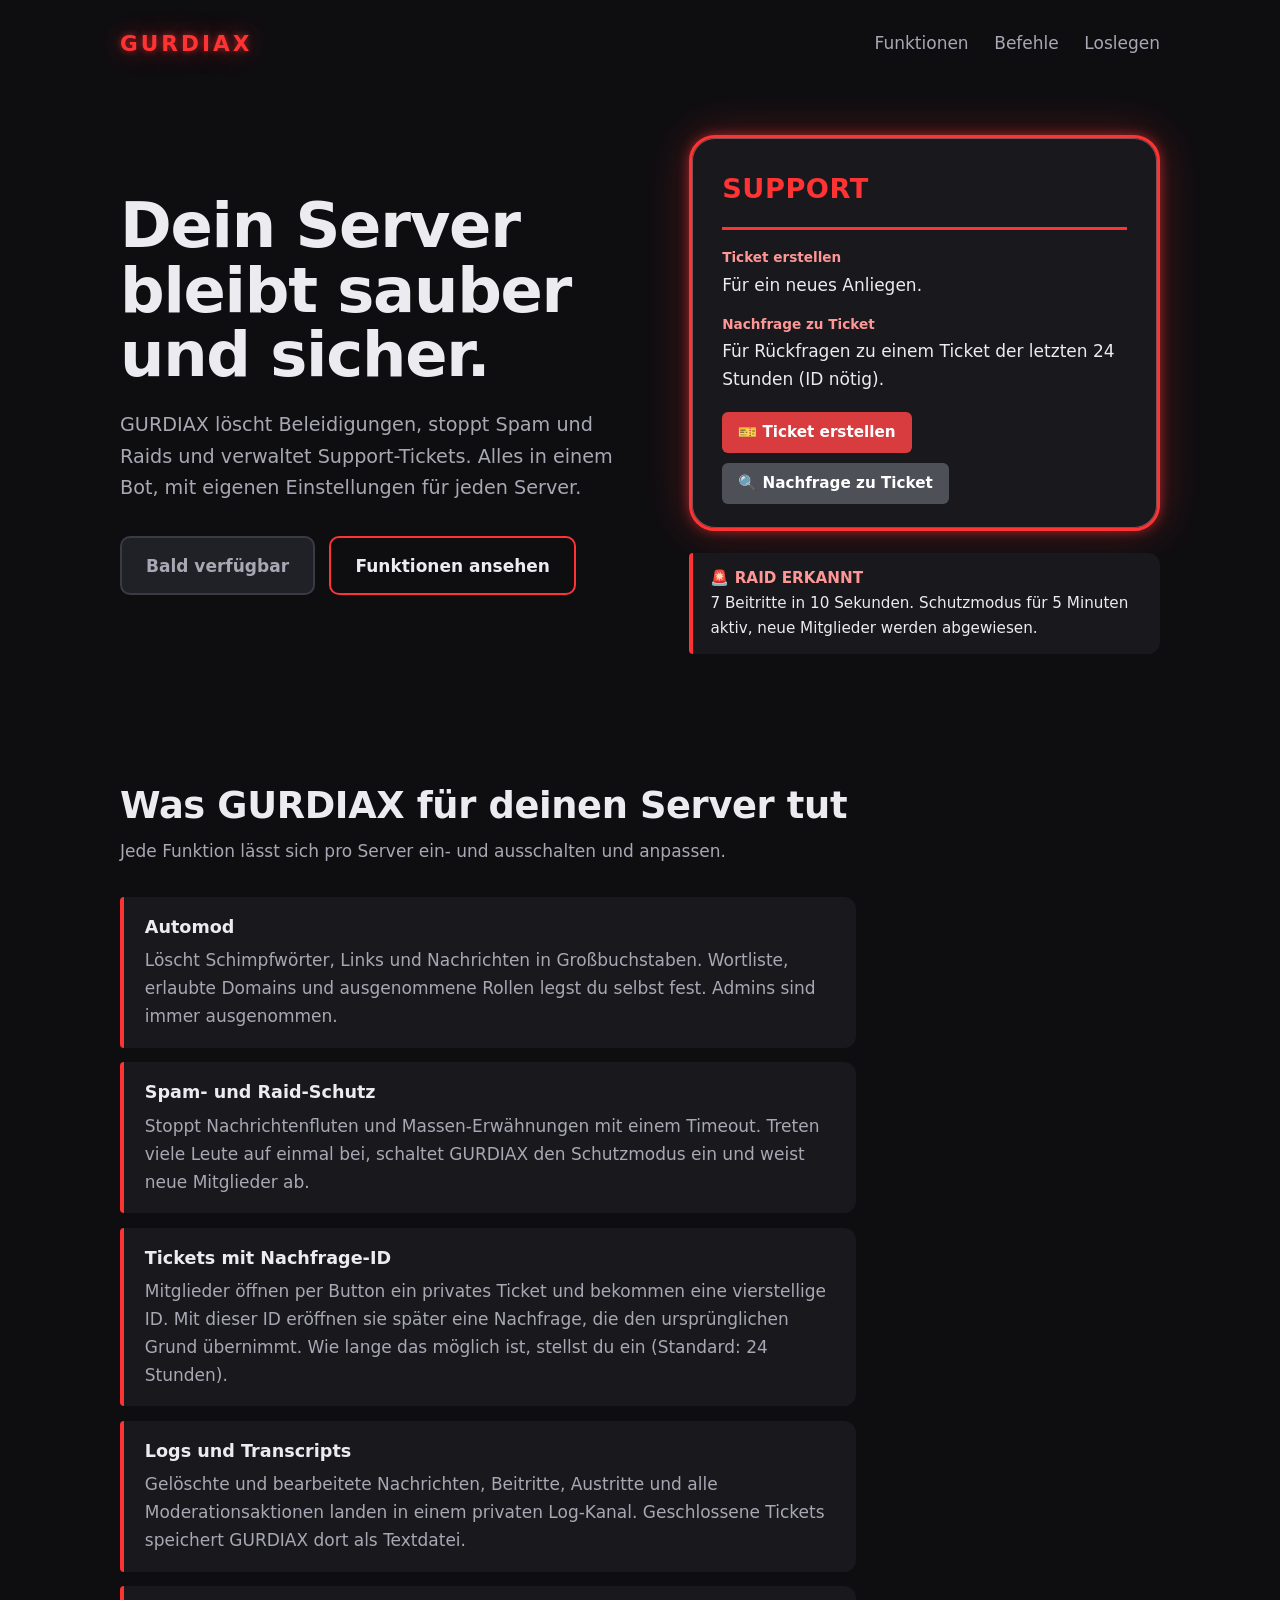
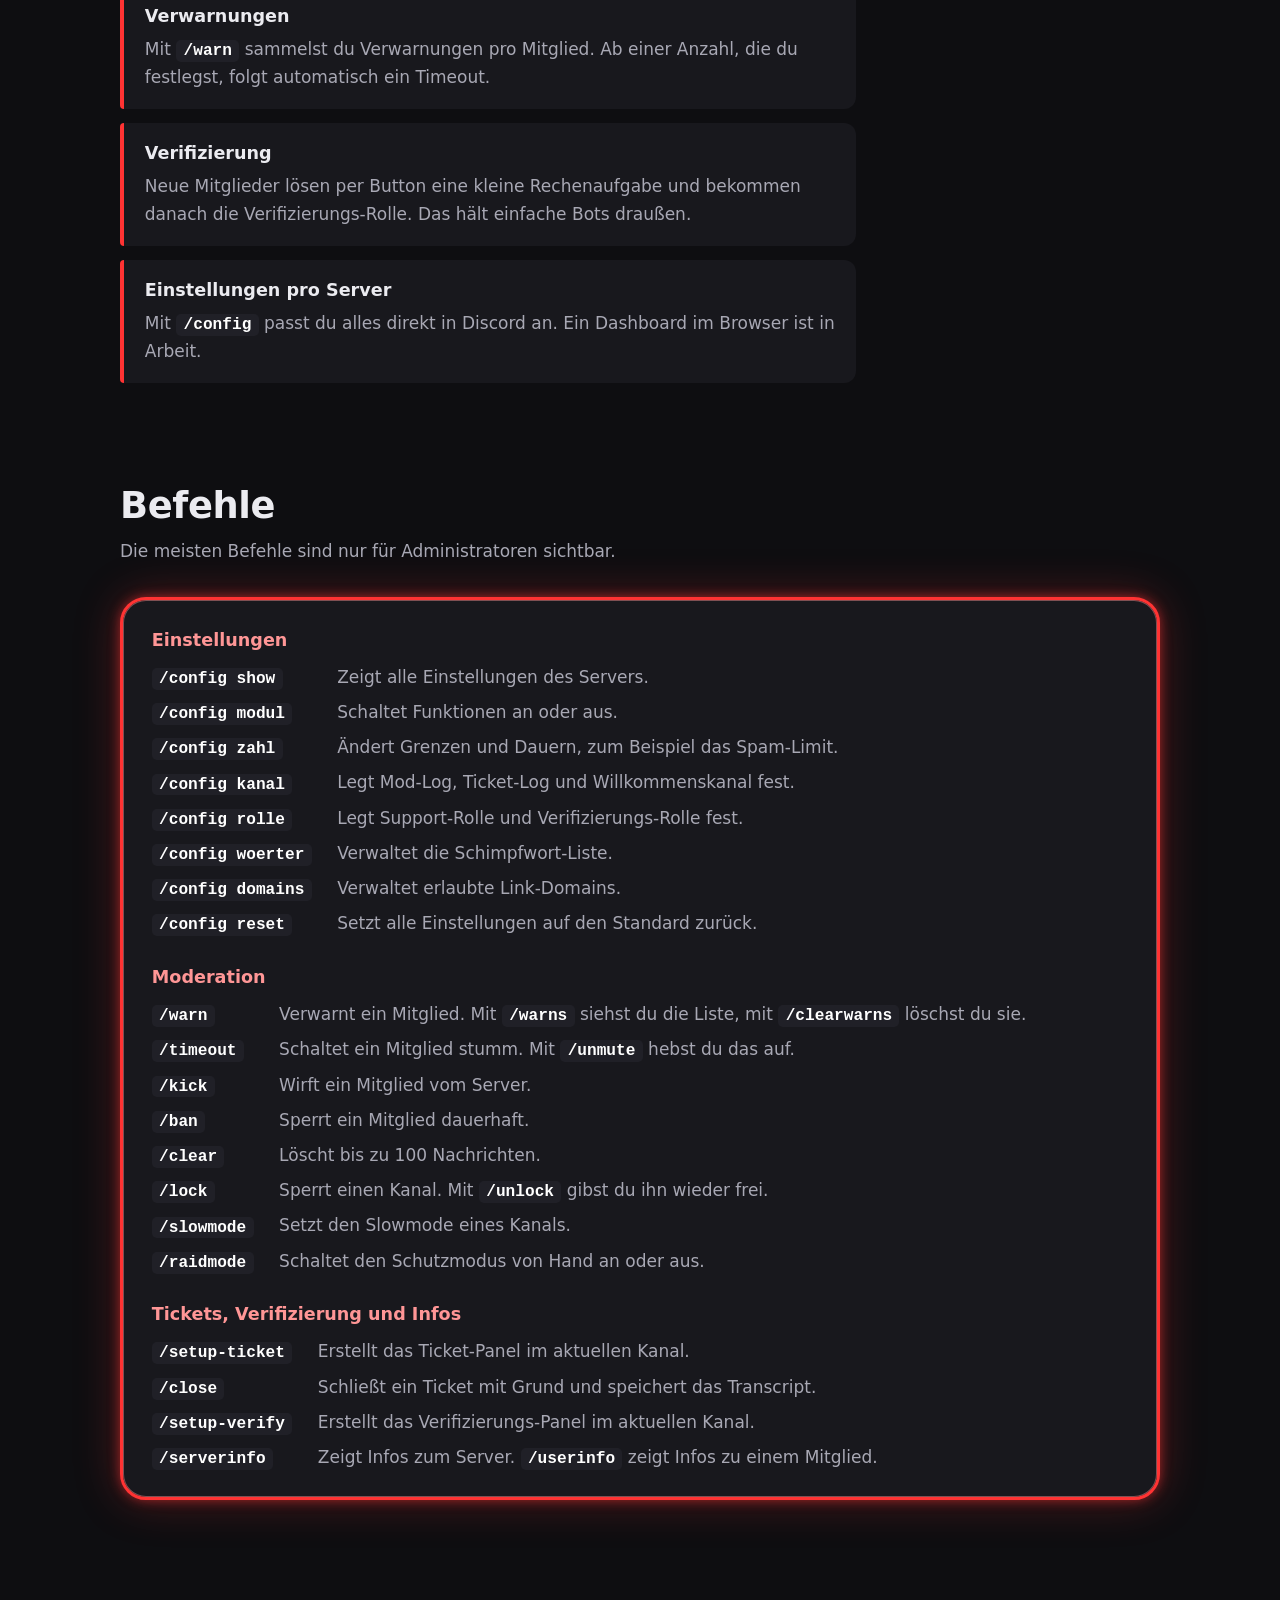
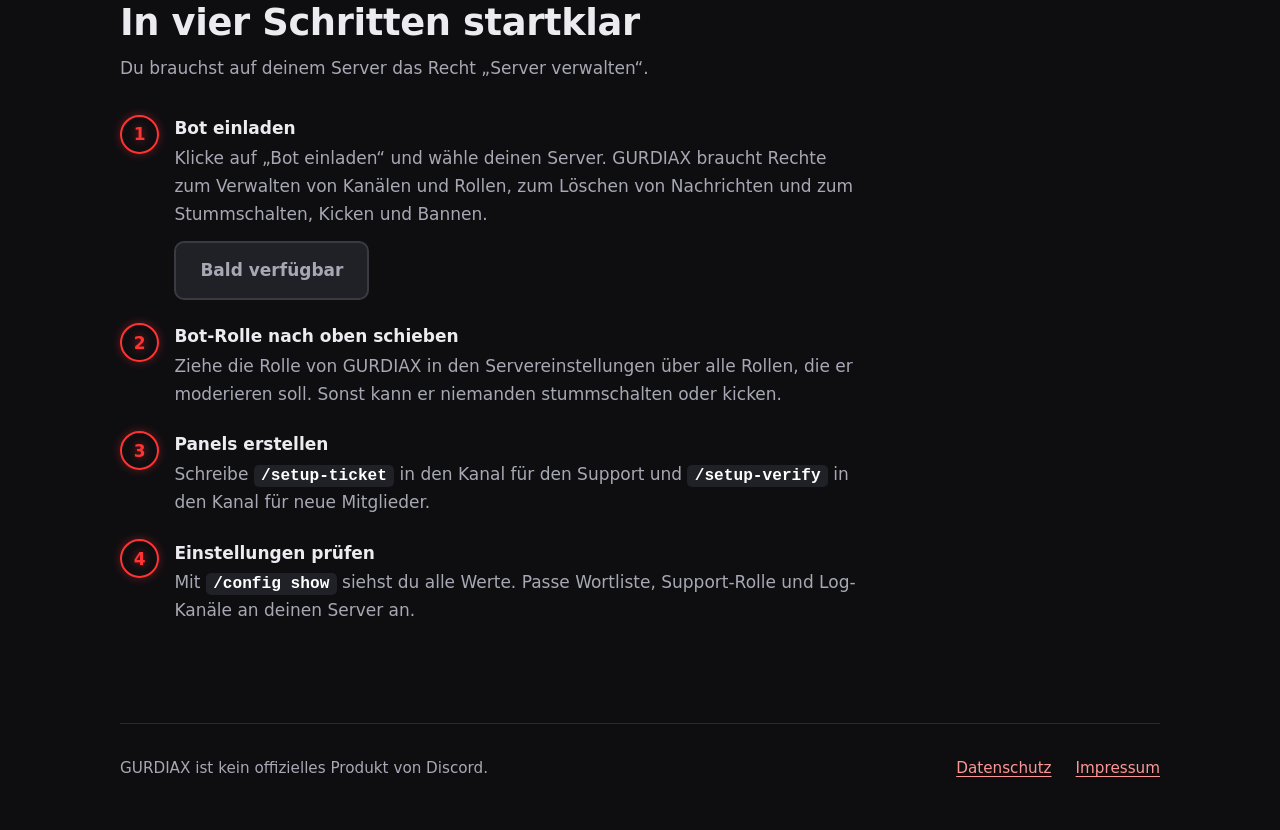
<file: index.html>
<!DOCTYPE html>
<html lang="de">
<head>
  <meta charset="utf-8">
  <meta name="viewport" content="width=device-width, initial-scale=1">
  <title>GURDIAX – Discord-Bot gegen Beleidigungen, Spam und Raids</title>
  <meta name="description" content="GURDIAX schützt deinen Discord-Server vor Beleidigungen, Spam und Raids und verwaltet Support-Tickets.">
  <meta name="theme-color" content="#0e0e11">
  <link rel="icon" href="data:image/svg+xml,%3Csvg xmlns='http://www.w3.org/2000/svg' viewBox='0 0 100 100'%3E%3Ctext y='.9em' font-size='90'%3E%F0%9F%9B%A1%EF%B8%8F%3C/text%3E%3C/svg%3E">
  <link rel="stylesheet" href="style.css">
</head>
<body>
  <a class="skip" href="#inhalt">Zum Inhalt springen</a>

  <div class="wrap">
    <header class="top">
      <a class="mark" href="#">GURDIAX</a>
      <nav aria-label="Hauptmenü">
        <a href="#funktionen">Funktionen</a>
        <a href="#befehle">Befehle</a>
        <a href="#start">Loslegen</a>
      </nav>
    </header>

    <main id="inhalt">
      <!-- ── Hero ── -->
      <div class="hero">
        <div>
          <h1>Dein Server bleibt sauber und sicher.</h1>
          <p class="lead">GURDIAX löscht Beleidigungen, stoppt Spam und Raids und verwaltet Support-Tickets. Alles in einem Bot, mit eigenen Einstellungen für jeden Server.</p>
          <div class="actions">
            <a class="btn btn-primary" data-invite href="#start">Bot einladen</a>
            <a class="btn btn-ghost" href="#funktionen">Funktionen ansehen</a>
          </div>
        </div>

        <!-- Nachbau von zwei echten Bot-Nachrichten -->
        <div class="stage" aria-hidden="true">
          <div class="led led-ignite mock">
            <h2>SUPPORT</h2>
            <p><small>Ticket erstellen</small>Für ein neues Anliegen.</p>
            <p><small>Nachfrage zu Ticket</small>Für Rückfragen zu einem Ticket der letzten 24 Stunden (ID nötig).</p>
            <div class="fakebtns">
              <span class="fakebtn red">🎫 Ticket erstellen</span>
              <span class="fakebtn grey">🔍 Nachfrage zu Ticket</span>
            </div>
          </div>
          <div class="embed small">
            <b>🚨 RAID ERKANNT</b><br>
            7 Beitritte in 10 Sekunden. Schutzmodus für 5 Minuten aktiv, neue Mitglieder werden abgewiesen.
          </div>
        </div>
      </div>

      <!-- ── Funktionen ── -->
      <section id="funktionen">
        <h2 class="sec">Was GURDIAX für deinen Server tut</h2>
        <p class="sub">Jede Funktion lässt sich pro Server ein- und ausschalten und anpassen.</p>
        <div class="stack">
          <article class="embed">
            <h3>Automod</h3>
            <p>Löscht Schimpfwörter, Links und Nachrichten in Großbuchstaben. Wortliste, erlaubte Domains und ausgenommene Rollen legst du selbst fest. Admins sind immer ausgenommen.</p>
          </article>
          <article class="embed">
            <h3>Spam- und Raid-Schutz</h3>
            <p>Stoppt Nachrichtenfluten und Massen-Erwähnungen mit einem Timeout. Treten viele Leute auf einmal bei, schaltet GURDIAX den Schutzmodus ein und weist neue Mitglieder ab.</p>
          </article>
          <article class="embed">
            <h3>Tickets mit Nachfrage-ID</h3>
            <p>Mitglieder öffnen per Button ein privates Ticket und bekommen eine vierstellige ID. Mit dieser ID eröffnen sie später eine Nachfrage, die den ursprünglichen Grund übernimmt. Wie lange das möglich ist, stellst du ein (Standard: 24 Stunden).</p>
          </article>
          <article class="embed">
            <h3>Logs und Transcripts</h3>
            <p>Gelöschte und bearbeitete Nachrichten, Beitritte, Austritte und alle Moderationsaktionen landen in einem privaten Log-Kanal. Geschlossene Tickets speichert GURDIAX dort als Textdatei.</p>
          </article>
          <article class="embed">
            <h3>Verwarnungen</h3>
            <p>Mit <code>/warn</code> sammelst du Verwarnungen pro Mitglied. Ab einer Anzahl, die du festlegst, folgt automatisch ein Timeout.</p>
          </article>
          <article class="embed">
            <h3>Verifizierung</h3>
            <p>Neue Mitglieder lösen per Button eine kleine Rechenaufgabe und bekommen danach die Verifizierungs-Rolle. Das hält einfache Bots draußen.</p>
          </article>
          <article class="embed">
            <h3>Einstellungen pro Server</h3>
            <p>Mit <code>/config</code> passt du alles direkt in Discord an. Ein Dashboard im Browser ist in Arbeit.</p>
          </article>
        </div>
      </section>

      <!-- ── Befehle ── -->
      <section id="befehle">
        <h2 class="sec">Befehle</h2>
        <p class="sub">Die meisten Befehle sind nur für Administratoren sichtbar.</p>
        <div class="led cmds">
          <h3>Einstellungen</h3>
          <dl>
            <dt><code>/config show</code></dt><dd>Zeigt alle Einstellungen des Servers.</dd>
            <dt><code>/config modul</code></dt><dd>Schaltet Funktionen an oder aus.</dd>
            <dt><code>/config zahl</code></dt><dd>Ändert Grenzen und Dauern, zum Beispiel das Spam-Limit.</dd>
            <dt><code>/config kanal</code></dt><dd>Legt Mod-Log, Ticket-Log und Willkommenskanal fest.</dd>
            <dt><code>/config rolle</code></dt><dd>Legt Support-Rolle und Verifizierungs-Rolle fest.</dd>
            <dt><code>/config woerter</code></dt><dd>Verwaltet die Schimpfwort-Liste.</dd>
            <dt><code>/config domains</code></dt><dd>Verwaltet erlaubte Link-Domains.</dd>
            <dt><code>/config reset</code></dt><dd>Setzt alle Einstellungen auf den Standard zurück.</dd>
          </dl>
          <h3>Moderation</h3>
          <dl>
            <dt><code>/warn</code></dt><dd>Verwarnt ein Mitglied. Mit <code>/warns</code> siehst du die Liste, mit <code>/clearwarns</code> löschst du sie.</dd>
            <dt><code>/timeout</code></dt><dd>Schaltet ein Mitglied stumm. Mit <code>/unmute</code> hebst du das auf.</dd>
            <dt><code>/kick</code></dt><dd>Wirft ein Mitglied vom Server.</dd>
            <dt><code>/ban</code></dt><dd>Sperrt ein Mitglied dauerhaft.</dd>
            <dt><code>/clear</code></dt><dd>Löscht bis zu 100 Nachrichten.</dd>
            <dt><code>/lock</code></dt><dd>Sperrt einen Kanal. Mit <code>/unlock</code> gibst du ihn wieder frei.</dd>
            <dt><code>/slowmode</code></dt><dd>Setzt den Slowmode eines Kanals.</dd>
            <dt><code>/raidmode</code></dt><dd>Schaltet den Schutzmodus von Hand an oder aus.</dd>
          </dl>
          <h3>Tickets, Verifizierung und Infos</h3>
          <dl>
            <dt><code>/setup-ticket</code></dt><dd>Erstellt das Ticket-Panel im aktuellen Kanal.</dd>
            <dt><code>/close</code></dt><dd>Schließt ein Ticket mit Grund und speichert das Transcript.</dd>
            <dt><code>/setup-verify</code></dt><dd>Erstellt das Verifizierungs-Panel im aktuellen Kanal.</dd>
            <dt><code>/serverinfo</code></dt><dd>Zeigt Infos zum Server. <code>/userinfo</code> zeigt Infos zu einem Mitglied.</dd>
          </dl>
        </div>
      </section>

      <!-- ── Loslegen ── -->
      <section id="start">
        <h2 class="sec">In vier Schritten startklar</h2>
        <p class="sub">Du brauchst auf deinem Server das Recht „Server verwalten“.</p>
        <ol class="steps">
          <li>
            <b>Bot einladen</b>
            <span>Klicke auf „Bot einladen“ und wähle deinen Server. GURDIAX braucht Rechte zum Verwalten von Kanälen und Rollen, zum Löschen von Nachrichten und zum Stummschalten, Kicken und Bannen.</span>
            <p style="margin:.8rem 0 0"><a class="btn btn-primary" data-invite href="#start">Bot einladen</a></p>
          </li>
          <li>
            <b>Bot-Rolle nach oben schieben</b>
            <span>Ziehe die Rolle von GURDIAX in den Servereinstellungen über alle Rollen, die er moderieren soll. Sonst kann er niemanden stummschalten oder kicken.</span>
          </li>
          <li>
            <b>Panels erstellen</b>
            <span>Schreibe <code>/setup-ticket</code> in den Kanal für den Support und <code>/setup-verify</code> in den Kanal für neue Mitglieder.</span>
          </li>
          <li>
            <b>Einstellungen prüfen</b>
            <span>Mit <code>/config show</code> siehst du alle Werte. Passe Wortliste, Support-Rolle und Log-Kanäle an deinen Server an.</span>
          </li>
        </ol>
      </section>
    </main>

    <footer>
      <div class="row">
        <span>GURDIAX ist kein offizielles Produkt von Discord.</span>
        <nav aria-label="Rechtliches">
          <a href="datenschutz.html">Datenschutz</a>
          <a href="impressum.html">Impressum</a>
        </nav>
      </div>
    </footer>
  </div>

  <script>
    // Trage hier die Anwendungs-ID deines Bots ein
    // (Discord Developer Portal → deine Anwendung → General Information → Application ID).
    // Solange das Feld leer ist, zeigen die Buttons "Bald verfügbar".
    const CLIENT_ID = "";
    // Rechte: Kanäle und Rollen verwalten, Nachrichten verwalten, Kicken, Bannen, Mitglieder stummschalten,
    // Kanäle sehen, Nachrichten senden, Links einbetten, Dateien anhängen, Verlauf lesen.
    const PERMISSIONS = "1099780189206";

    document.querySelectorAll("[data-invite]").forEach(function (a) {
      if (!CLIENT_ID) {
        a.textContent = "Bald verfügbar";
        a.setAttribute("aria-disabled", "true");
        a.removeAttribute("href");
        return;
      }
      a.href = "https://discord.com/oauth2/authorize?client_id=" + encodeURIComponent(CLIENT_ID) +
        "&permissions=" + PERMISSIONS + "&scope=bot%20applications.commands";
    });
  </script>
</body>
</html>
</file>
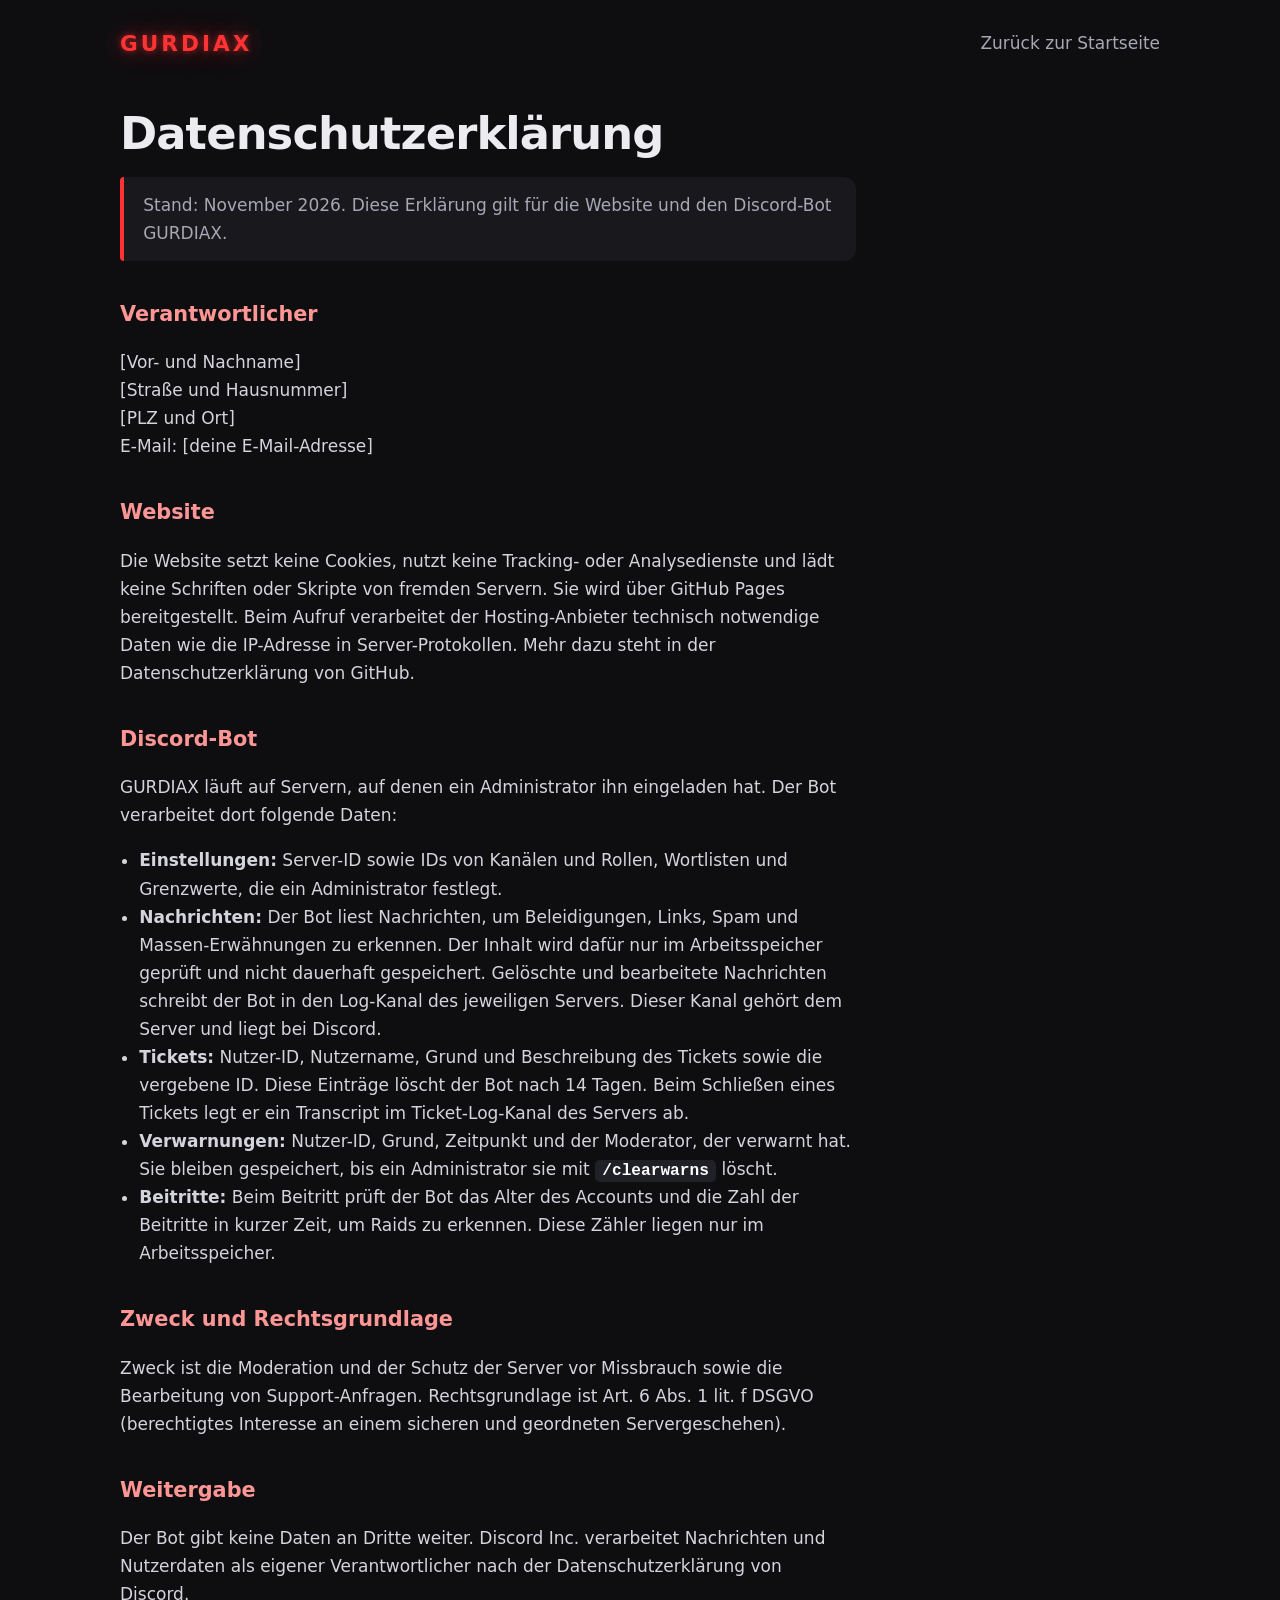
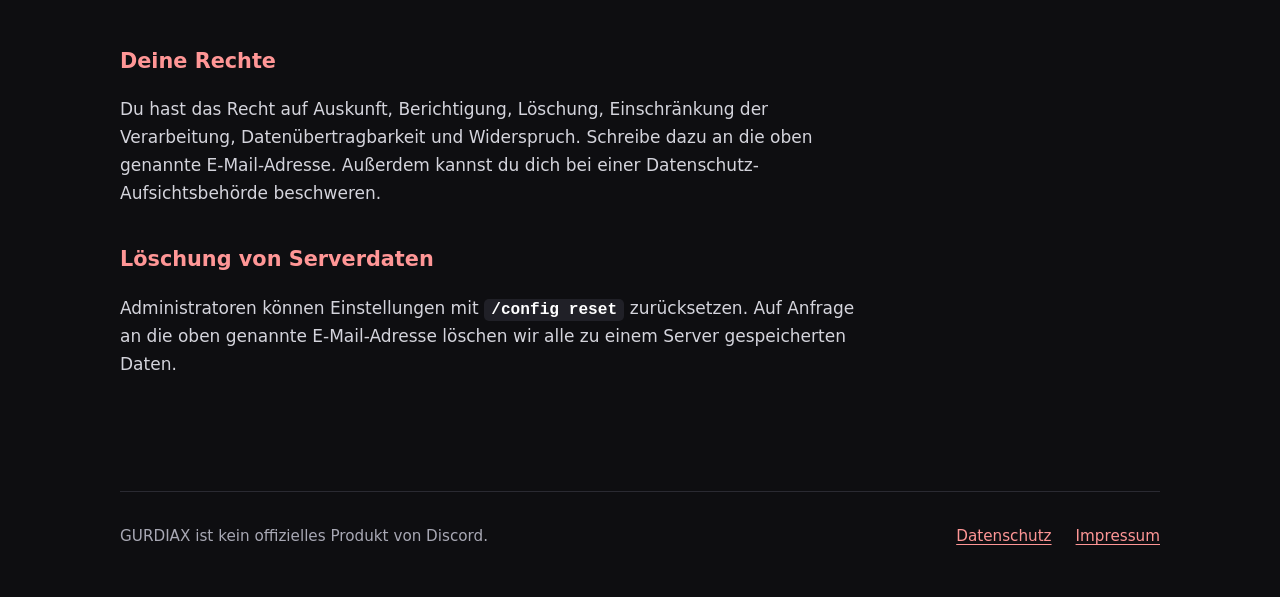
<file: datenschutz.html>
<!DOCTYPE html>
<html lang="de">
<head>
  <meta charset="utf-8">
  <meta name="viewport" content="width=device-width, initial-scale=1">
  <title>Datenschutz – GURDIAX</title>
  <meta name="robots" content="noindex">
  <meta name="theme-color" content="#0e0e11">
  <link rel="stylesheet" href="style.css">
</head>
<body>
  <!-- TODO: Alle Platzhalter in [eckigen Klammern] ausfüllen und den Text auf deinen Bot prüfen. Das ist ein Entwurf, keine Rechtsberatung. -->
  <div class="wrap">
    <header class="top">
      <a class="mark" href="index.html">GURDIAX</a>
      <nav aria-label="Hauptmenü"><a href="index.html">Zurück zur Startseite</a></nav>
    </header>

    <main class="doc">
      <h1>Datenschutzerklärung</h1>
      <p class="note">Stand: November 2026. Diese Erklärung gilt für die Website und den Discord-Bot GURDIAX.</p>

      <h2>Verantwortlicher</h2>
      <p>[Vor- und Nachname]<br>[Straße und Hausnummer]<br>[PLZ und Ort]<br>E-Mail: [deine E-Mail-Adresse]</p>

      <h2>Website</h2>
      <p>Die Website setzt keine Cookies, nutzt keine Tracking- oder Analysedienste und lädt keine Schriften oder Skripte von fremden Servern. Sie wird über GitHub Pages bereitgestellt. Beim Aufruf verarbeitet der Hosting-Anbieter technisch notwendige Daten wie die IP-Adresse in Server-Protokollen. Mehr dazu steht in der Datenschutzerklärung von GitHub.</p>

      <h2>Discord-Bot</h2>
      <p>GURDIAX läuft auf Servern, auf denen ein Administrator ihn eingeladen hat. Der Bot verarbeitet dort folgende Daten:</p>
      <ul>
        <li><b>Einstellungen:</b> Server-ID sowie IDs von Kanälen und Rollen, Wortlisten und Grenzwerte, die ein Administrator festlegt.</li>
        <li><b>Nachrichten:</b> Der Bot liest Nachrichten, um Beleidigungen, Links, Spam und Massen-Erwähnungen zu erkennen. Der Inhalt wird dafür nur im Arbeitsspeicher geprüft und nicht dauerhaft gespeichert. Gelöschte und bearbeitete Nachrichten schreibt der Bot in den Log-Kanal des jeweiligen Servers. Dieser Kanal gehört dem Server und liegt bei Discord.</li>
        <li><b>Tickets:</b> Nutzer-ID, Nutzername, Grund und Beschreibung des Tickets sowie die vergebene ID. Diese Einträge löscht der Bot nach 14 Tagen. Beim Schließen eines Tickets legt er ein Transcript im Ticket-Log-Kanal des Servers ab.</li>
        <li><b>Verwarnungen:</b> Nutzer-ID, Grund, Zeitpunkt und der Moderator, der verwarnt hat. Sie bleiben gespeichert, bis ein Administrator sie mit <code>/clearwarns</code> löscht.</li>
        <li><b>Beitritte:</b> Beim Beitritt prüft der Bot das Alter des Accounts und die Zahl der Beitritte in kurzer Zeit, um Raids zu erkennen. Diese Zähler liegen nur im Arbeitsspeicher.</li>
      </ul>

      <h2>Zweck und Rechtsgrundlage</h2>
      <p>Zweck ist die Moderation und der Schutz der Server vor Missbrauch sowie die Bearbeitung von Support-Anfragen. Rechtsgrundlage ist Art. 6 Abs. 1 lit. f DSGVO (berechtigtes Interesse an einem sicheren und geordneten Servergeschehen).</p>

      <h2>Weitergabe</h2>
      <p>Der Bot gibt keine Daten an Dritte weiter. Discord Inc. verarbeitet Nachrichten und Nutzerdaten als eigener Verantwortlicher nach der Datenschutzerklärung von Discord.</p>

      <h2>Deine Rechte</h2>
      <p>Du hast das Recht auf Auskunft, Berichtigung, Löschung, Einschränkung der Verarbeitung, Datenübertragbarkeit und Widerspruch. Schreibe dazu an die oben genannte E-Mail-Adresse. Außerdem kannst du dich bei einer Datenschutz-Aufsichtsbehörde beschweren.</p>

      <h2>Löschung von Serverdaten</h2>
      <p>Administratoren können Einstellungen mit <code>/config reset</code> zurücksetzen. Auf Anfrage an die oben genannte E-Mail-Adresse löschen wir alle zu einem Server gespeicherten Daten.</p>
    </main>

    <footer>
      <div class="row">
        <span>GURDIAX ist kein offizielles Produkt von Discord.</span>
        <nav aria-label="Rechtliches">
          <a href="datenschutz.html">Datenschutz</a>
          <a href="impressum.html">Impressum</a>
        </nav>
      </div>
    </footer>
  </div>
</body>
</html>
</file>
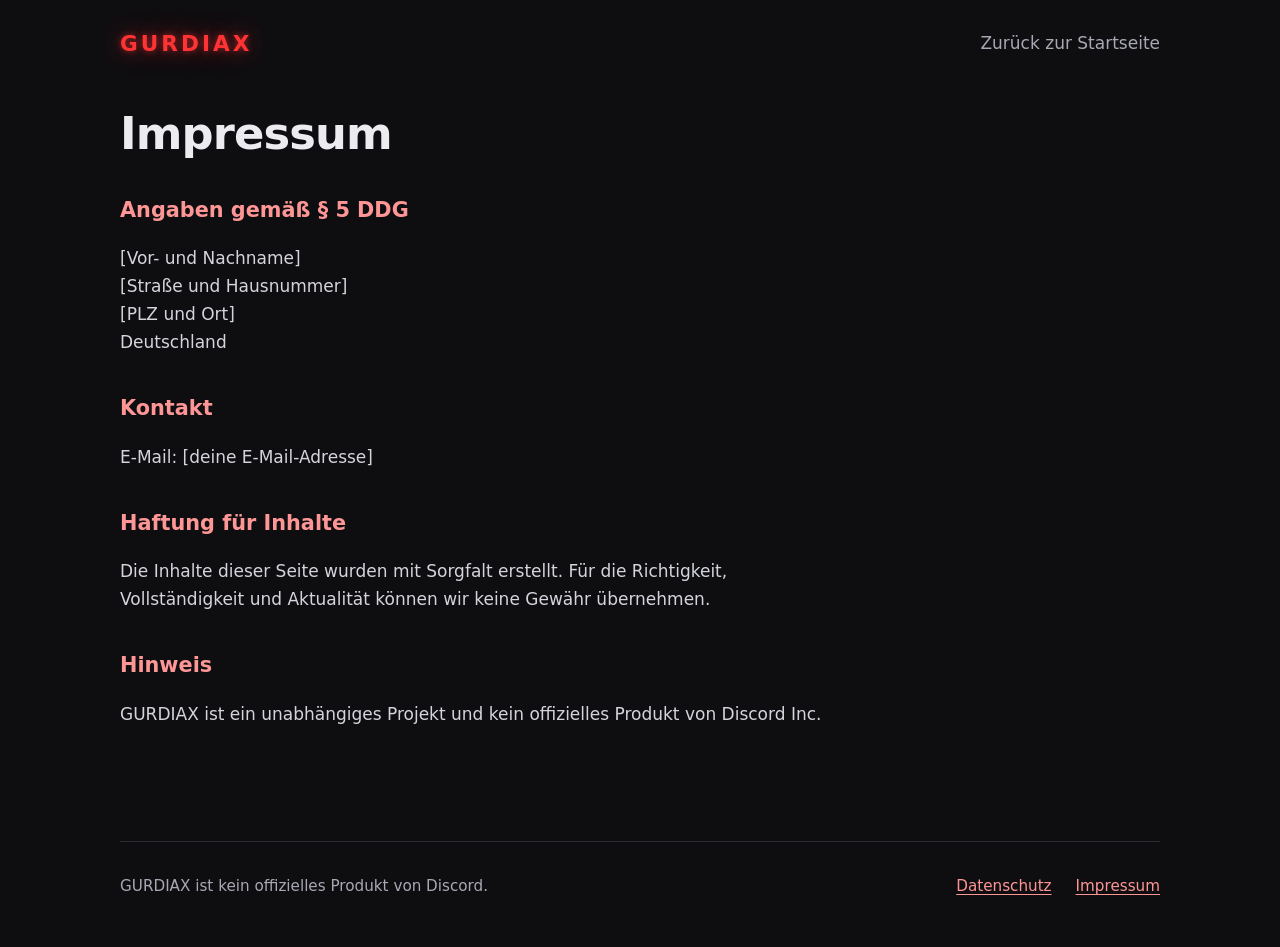
<file: impressum.html>
<!DOCTYPE html>
<html lang="de">
<head>
  <meta charset="utf-8">
  <meta name="viewport" content="width=device-width, initial-scale=1">
  <title>Impressum – GURDIAX</title>
  <meta name="robots" content="noindex">
  <meta name="theme-color" content="#0e0e11">
  <link rel="stylesheet" href="style.css">
</head>
<body>
  <!-- TODO: Platzhalter in [eckigen Klammern] mit deinen echten Angaben ersetzen. -->
  <div class="wrap">
    <header class="top">
      <a class="mark" href="index.html">GURDIAX</a>
      <nav aria-label="Hauptmenü"><a href="index.html">Zurück zur Startseite</a></nav>
    </header>

    <main class="doc">
      <h1>Impressum</h1>

      <h2>Angaben gemäß § 5 DDG</h2>
      <p>[Vor- und Nachname]<br>[Straße und Hausnummer]<br>[PLZ und Ort]<br>Deutschland</p>

      <h2>Kontakt</h2>
      <p>E-Mail: [deine E-Mail-Adresse]</p>

      <h2>Haftung für Inhalte</h2>
      <p>Die Inhalte dieser Seite wurden mit Sorgfalt erstellt. Für die Richtigkeit, Vollständigkeit und Aktualität können wir keine Gewähr übernehmen.</p>

      <h2>Hinweis</h2>
      <p>GURDIAX ist ein unabhängiges Projekt und kein offizielles Produkt von Discord Inc.</p>
    </main>

    <footer>
      <div class="row">
        <span>GURDIAX ist kein offizielles Produkt von Discord.</span>
        <nav aria-label="Rechtliches">
          <a href="datenschutz.html">Datenschutz</a>
          <a href="impressum.html">Impressum</a>
        </nav>
      </div>
    </footer>
  </div>
</body>
</html>
</file>
<file: style.css>
/* GURDIAX – Neon-Rot (255, 51, 51). Keine externen Schriften, keine Tracker. */
:root {
  --bg: #0e0e11;
  --panel: #18181d;
  --raised: #202027;
  --text: #ebebf0;
  --muted: #a8a8b4;
  --neon: #ff3333;
  --neon-soft: #ff9696;
  --glow: rgba(255, 51, 51, 0.55);
  --wrap: 1040px;
}

* { box-sizing: border-box; }
html { color-scheme: dark; scroll-behavior: smooth; scroll-padding-top: 1.5rem; }
body {
  margin: 0;
  background: var(--bg);
  color: var(--text);
  font: 400 1.0625rem/1.65 system-ui, "Segoe UI", Roboto, "Helvetica Neue", Arial, sans-serif;
  -webkit-font-smoothing: antialiased;
}
a { color: var(--neon-soft); text-underline-offset: 3px; }
a:hover { color: #fff; }
:focus-visible { outline: 3px solid var(--neon-soft); outline-offset: 3px; border-radius: 4px; }
.wrap { width: min(var(--wrap), 100% - 2.5rem); margin-inline: auto; }
.skip { position: absolute; left: -999px; top: 0; background: var(--neon); color: #000; padding: .6rem 1rem; z-index: 10; }
.skip:focus { left: 1rem; top: 1rem; }

/* ── Kopf ── */
.top { display: flex; flex-wrap: wrap; align-items: center; justify-content: space-between; gap: 1rem; padding-block: 1.6rem; }
.mark {
  font-weight: 800; font-size: 1.35rem; letter-spacing: .14em; text-decoration: none;
  color: var(--neon); text-shadow: 0 0 6px var(--glow), 0 0 24px var(--glow);
}
.top nav { display: flex; gap: 1.6rem; }
.top nav a { color: var(--muted); text-decoration: none; }
.top nav a:hover { color: #fff; }

/* ── Buttons ── */
.btn {
  display: inline-block; padding: .85rem 1.5rem; border-radius: 10px; font-weight: 700;
  text-decoration: none; border: 2px solid var(--neon); transition: background .15s, box-shadow .15s, color .15s;
}
.btn-primary { background: var(--neon); color: #1a0505; box-shadow: 0 0 18px var(--glow); }
.btn-primary:hover { background: #ff5a5a; color: #1a0505; box-shadow: 0 0 28px var(--glow); }
.btn-ghost { color: var(--text); background: transparent; }
.btn-ghost:hover { background: rgba(255, 51, 51, .14); color: #fff; }
.btn[aria-disabled="true"] { background: var(--raised); border-color: #3a3a44; color: var(--muted); box-shadow: none; cursor: not-allowed; }

/* ── Hero ── */
.hero { display: grid; gap: 3rem; padding-block: 3rem 5rem; align-items: center; }
@media (min-width: 900px) { .hero { grid-template-columns: 1.05fr .95fr; } }
h1 { font-size: clamp(2.3rem, 5.6vw, 3.9rem); line-height: 1.04; letter-spacing: -.02em; font-weight: 800; margin: 0 0 1.3rem; max-width: 14ch; }
.lead { color: var(--muted); font-size: 1.2rem; max-width: 36rem; margin: 0 0 2rem; }
.actions { display: flex; flex-wrap: wrap; gap: .9rem; }

/* LED-Rahmen: das Markenzeichen. Die Karte „zündet“ einmal beim Laden. */
.led {
  background: var(--panel); border: 3px solid var(--neon); border-radius: 26px;
  box-shadow: inset 0 0 0 1px rgba(255, 150, 150, .45), 0 0 12px var(--glow), 0 0 46px rgba(255, 51, 51, .28);
}
.led-ignite { animation: ignite 1.5s steps(1, end) .2s 1 both; }
@keyframes ignite {
  0%   { border-color: #3a1818; box-shadow: none; }
  10%  { border-color: var(--neon); box-shadow: inset 0 0 0 1px rgba(255,150,150,.45), 0 0 12px var(--glow), 0 0 46px rgba(255,51,51,.28); }
  16%  { border-color: #3a1818; box-shadow: none; }
  30%  { border-color: var(--neon); box-shadow: inset 0 0 0 1px rgba(255,150,150,.45), 0 0 12px var(--glow), 0 0 46px rgba(255,51,51,.28); }
  38%  { border-color: #5a2020; box-shadow: 0 0 8px rgba(255,51,51,.25); }
  100% { border-color: var(--neon); box-shadow: inset 0 0 0 1px rgba(255,150,150,.45), 0 0 12px var(--glow), 0 0 46px rgba(255,51,51,.28); }
}
@media (prefers-reduced-motion: reduce) { .led-ignite { animation: none; } html { scroll-behavior: auto; } }

.stage { display: grid; gap: 1.4rem; }
.mock { padding: 1.8rem 1.9rem 1.5rem; }
.mock h2 { margin: 0 0 1rem; color: var(--neon); font-size: 1.7rem; letter-spacing: .02em; padding-bottom: 1rem; border-bottom: 3px solid var(--neon); }
.mock p { margin: 0 0 .9rem; }
.mock small { display: block; color: var(--muted); font-size: .85rem; margin-bottom: .1rem; color: var(--neon-soft); font-weight: 700; }
.mock .foot { color: var(--muted); font-size: .9rem; margin: 1rem 0 0; }
.fakebtns { display: flex; flex-wrap: wrap; gap: .6rem; margin-top: 1.2rem; }
.fakebtn { padding: .5rem 1rem; border-radius: 6px; font-size: .95rem; font-weight: 600; color: #fff; }
.fakebtn.red { background: #d83c3e; }
.fakebtn.grey { background: #4e5058; }

/* ── Embed-Leiste (wie im Discord-Chat) ── */
.embed { background: var(--panel); border-left: 4px solid var(--neon); border-radius: 4px 12px 12px 4px; padding: 1rem 1.3rem 1.1rem; }
.embed h3 { margin: 0 0 .25rem; font-size: 1.1rem; }
.embed p { margin: 0; color: var(--muted); }
.embed.small { padding: .8rem 1.1rem; font-size: .95rem; }
.embed.small b { color: var(--neon-soft); }

/* ── Abschnitte ── */
section { padding-block: 3.2rem; }
h2.sec { font-size: clamp(1.7rem, 3.4vw, 2.3rem); line-height: 1.15; letter-spacing: -.01em; margin: 0 0 .6rem; }
.sub { color: var(--muted); margin: 0 0 2rem; max-width: 40rem; }
.stack { display: grid; gap: .9rem; max-width: 46rem; }

/* Befehle */
.cmds { padding: 1.6rem 1.8rem; overflow-x: auto; }
.cmds h3 { margin: 1.6rem 0 .5rem; font-size: 1.1rem; color: var(--neon-soft); }
.cmds h3:first-child { margin-top: 0; }
.cmds dl { display: grid; grid-template-columns: max-content 1fr; gap: .45rem 1.6rem; margin: 0; }
.cmds dt { margin: 0; }
.cmds dd { margin: 0; color: var(--muted); }
code { font: 600 .95em ui-monospace, "SFMono-Regular", Menlo, Consolas, monospace; color: #fff; background: var(--raised); padding: .12em .45em; border-radius: 5px; white-space: nowrap; }

/* Schritte (echte Reihenfolge) */
.steps { list-style: none; counter-reset: step; margin: 0; padding: 0; display: grid; gap: 1.4rem; max-width: 46rem; }
.steps li { counter-increment: step; position: relative; padding-left: 3.4rem; }
.steps li::before {
  content: counter(step); position: absolute; left: 0; top: .05rem; width: 2.2rem; height: 2.2rem; display: grid; place-items: center;
  border: 2px solid var(--neon); border-radius: 50%; color: var(--neon); font-weight: 800; text-shadow: 0 0 8px var(--glow); box-shadow: 0 0 10px rgba(255,51,51,.35);
}
.steps b { display: block; margin-bottom: .1rem; }
.steps span { color: var(--muted); }

/* ── Fuß ── */
footer { border-top: 1px solid #2a2a32; margin-top: 3rem; padding-block: 2rem 3rem; color: var(--muted); font-size: .95rem; }
footer .row { display: flex; flex-wrap: wrap; gap: .8rem 2rem; justify-content: space-between; }
footer nav { display: flex; gap: 1.5rem; }

/* ── Textseiten (Datenschutz, Impressum) ── */
.doc { max-width: 46rem; padding-block: 1.5rem 3rem; }
.doc h1 { font-size: clamp(2rem, 4.5vw, 2.8rem); max-width: none; margin-bottom: 1.2rem; }
.doc h2 { font-size: 1.3rem; margin: 2.2rem 0 .5rem; color: var(--neon-soft); }
.doc p, .doc li { color: #d4d4dc; }
.doc ul { padding-left: 1.2rem; }
.doc .note { background: var(--panel); border-left: 4px solid var(--neon); border-radius: 4px 12px 12px 4px; padding: .9rem 1.2rem; margin: 0 0 1.5rem; color: var(--muted); }

@media (max-width: 560px) {
  .cmds dl { grid-template-columns: 1fr; gap: .1rem; }
  .cmds dd { margin-bottom: .7rem; }
  .top nav { gap: 1.1rem; }
}
</file>
